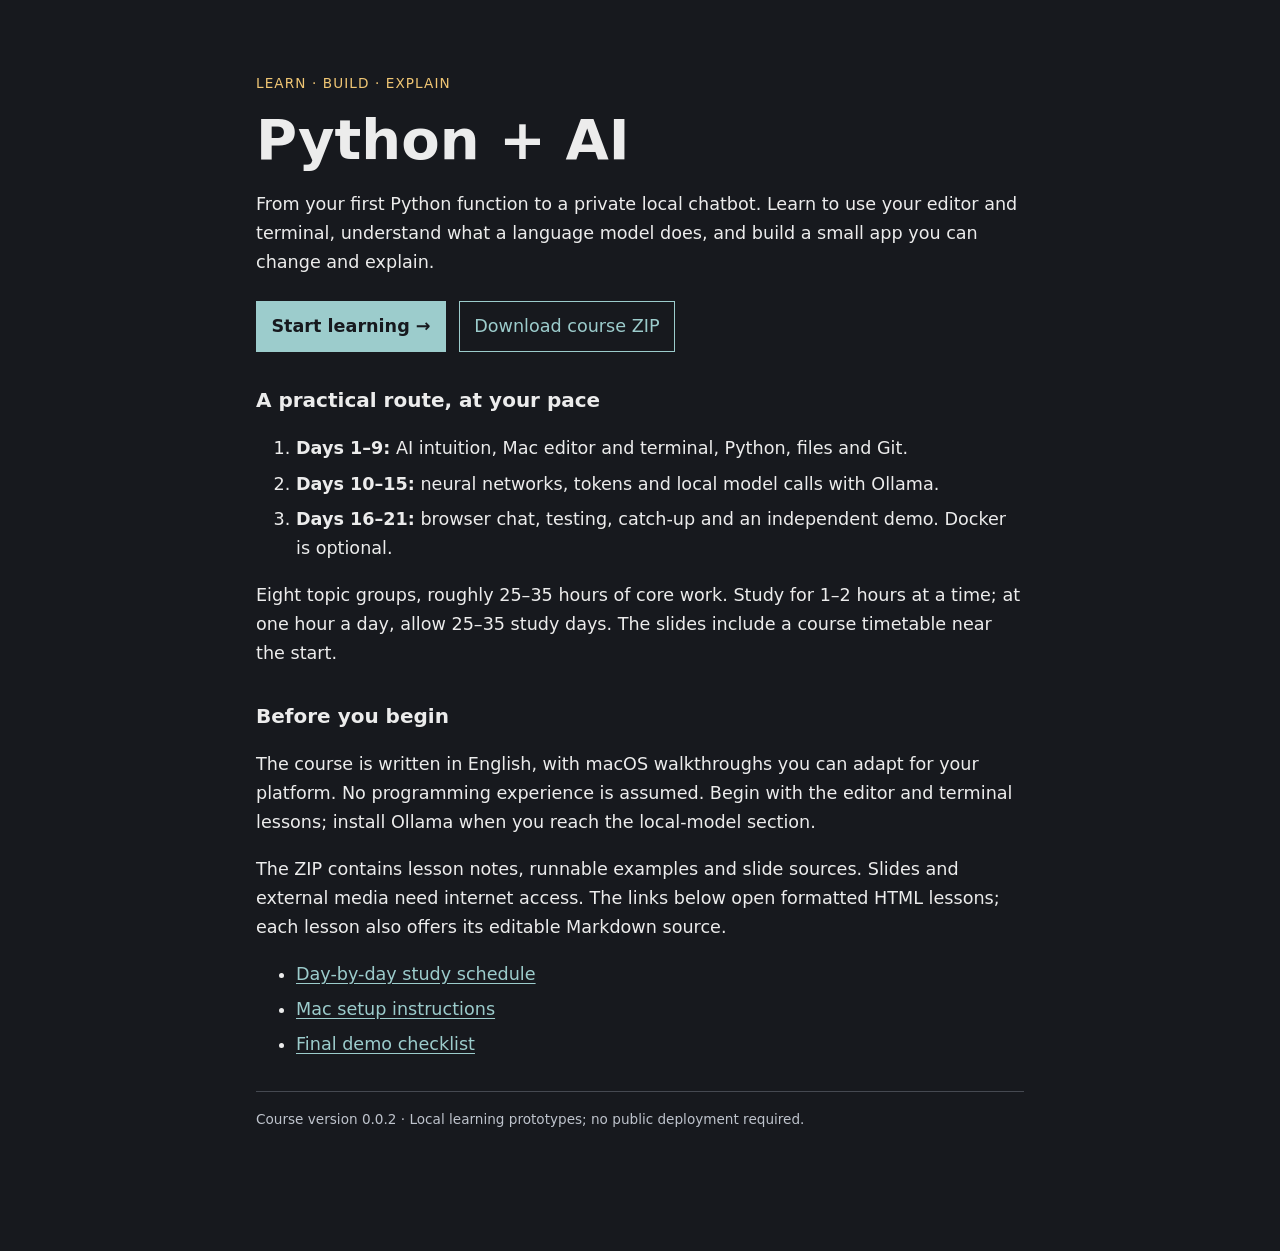
<file: studyplan.html>
<!doctype html>
<html lang="en">
<head>
  <meta charset="utf-8">
  <meta name="viewport" content="width=device-width, initial-scale=1">
  <title>Python + AI Study Plan</title>
  <meta name="description" content="A practical Python and local AI course: learn the tools, understand language models, and build your own chatbot.">
  <link rel="canonical" href="https://study.fkr.dev/studyplan.html">
  <style>
    body{margin:8vh auto;max-width:48rem;padding:0 1.25rem 3rem;font:1.1rem/1.65 system-ui,sans-serif;background:#17191e;color:#ececec}
    h1{line-height:1.15;font-size:clamp(2rem,7vw,3.5rem);margin:.25em 0}h2{font-size:1.25rem;margin-top:2rem}
    a{color:#9ccccc;text-underline-offset:.18em}a:focus-visible{outline:3px solid #f0c674;outline-offset:4px}
    .eyebrow{color:#f0c674;font-size:.85rem;letter-spacing:.08em}.actions{display:flex;flex-wrap:wrap;gap:.8rem;margin:1.5rem 0}
    .actions a{border:1px solid #9ccccc;padding:.6rem .9rem;text-decoration:none}.actions a:first-child{background:#9ccccc;color:#17191e;font-weight:700}
    li{margin:.4rem 0}footer{border-top:1px solid #454951;margin-top:2rem;padding-top:1rem;font-size:.85rem;color:#bec3cc}
  </style>
</head>
<body>
  <main>
    <p class="eyebrow">LEARN · BUILD · EXPLAIN</p>
    <h1>Python + AI</h1>
    <p>From your first Python function to a private local chatbot. Learn to use your editor and terminal, understand what a language model does, and build a small app you can change and explain.</p>
    <nav class="actions" aria-label="Start the course">
      <a href="build-revealjs/">Start learning →</a>
      <a href="build-revealjs/py-ai-studyplan-materials.zip" download>Download course ZIP</a>
    </nav>
    <h2>A practical route, at your pace</h2>
    <ol>
      <li><strong>Days 1–9:</strong> AI intuition, Mac editor and terminal, Python, files and Git.</li>
      <li><strong>Days 10–15:</strong> neural networks, tokens and local model calls with Ollama.</li>
      <li><strong>Days 16–21:</strong> browser chat, testing, catch-up and an independent demo. Docker is optional.</li>
    </ol>
    <p>Eight topic groups, roughly 25–35 hours of core work. Study for 1–2 hours at a time; at one hour a day, allow 25–35 study days. The slides include a course timetable near the start.</p>
    <h2>Before you begin</h2>
    <p>The course is written in English, with macOS walkthroughs you can adapt for your platform. No programming experience is assumed. Begin with the editor and terminal lessons; install Ollama when you reach the local-model section.</p>
    <p>The ZIP contains lesson notes, runnable examples and slide sources. Slides and external media need internet access. The links below open formatted HTML lessons; each lesson also offers its editable Markdown source.</p>
    <ul>
      <li><a href="docs/21-day-mac-track.html">Day-by-day study schedule</a></li>
      <li><a href="docs/macos-setup.html">Mac setup instructions</a></li>
      <li><a href="docs/assessment.html">Final demo checklist</a></li>
    </ul>
  </main>
  <footer>Course version 0.0.2 · Local learning prototypes; no public deployment required.</footer>
</body>
</html>
</file>
